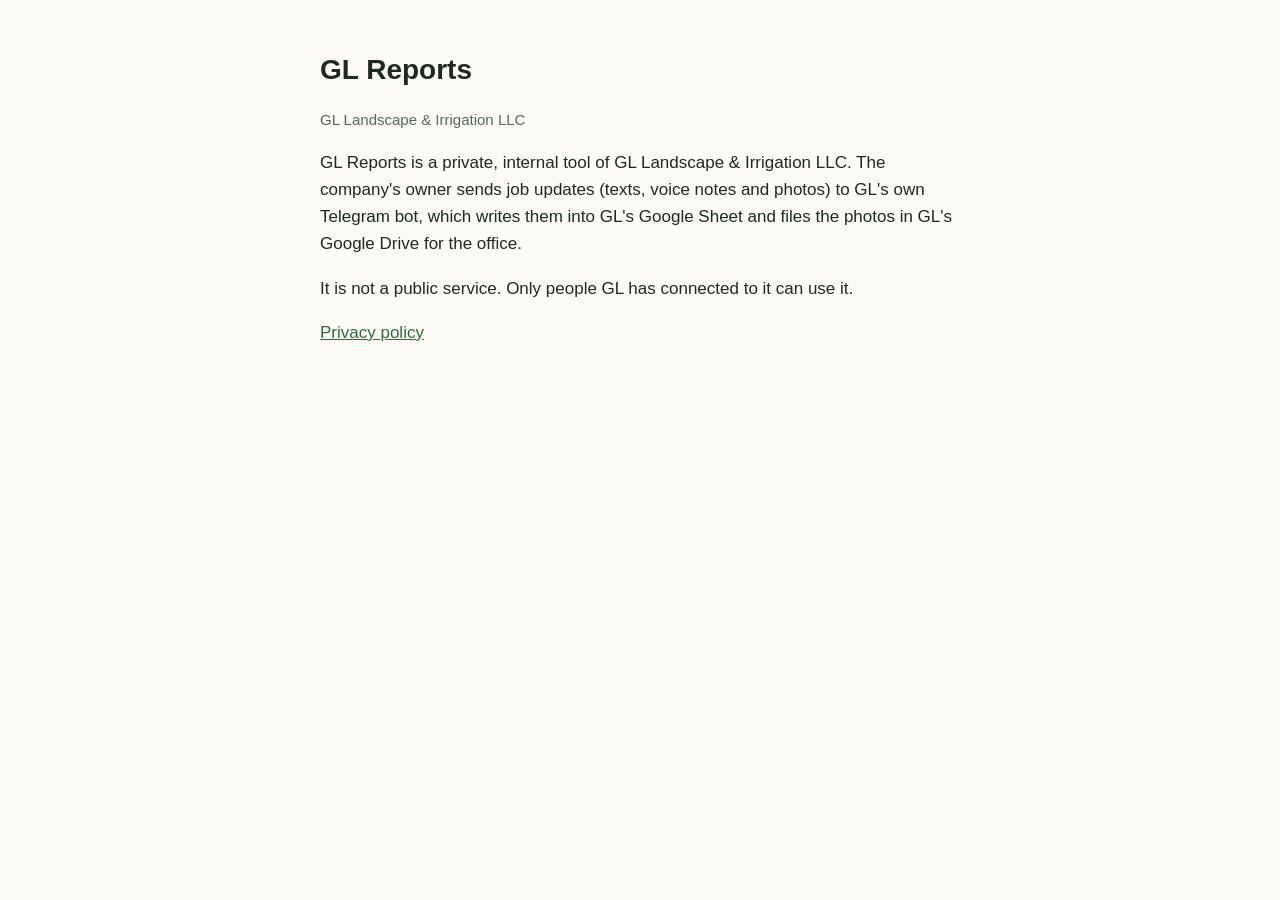
<file: index.html>
<!doctype html>
<html lang="en">
<head><meta charset="utf-8"><meta name="robots" content="noindex"><meta name="viewport" content="width=device-width, initial-scale=1"><title>GL Reports</title><link rel="stylesheet" href="style.css"></head>
<body><main>
<h1>GL Reports</h1>
<p class="muted">GL Landscape &amp; Irrigation LLC</p>
<p>GL Reports is a private, internal tool of GL Landscape &amp; Irrigation LLC. The company's owner sends job updates (texts, voice notes and photos) to GL's own Telegram bot, which writes them into GL's Google Sheet and files the photos in GL's Google Drive for the office.</p>
<p>It is not a public service. Only people GL has connected to it can use it.</p>
<p><a href="privacy.html">Privacy policy</a></p>
</main></body>
</html>
</file>
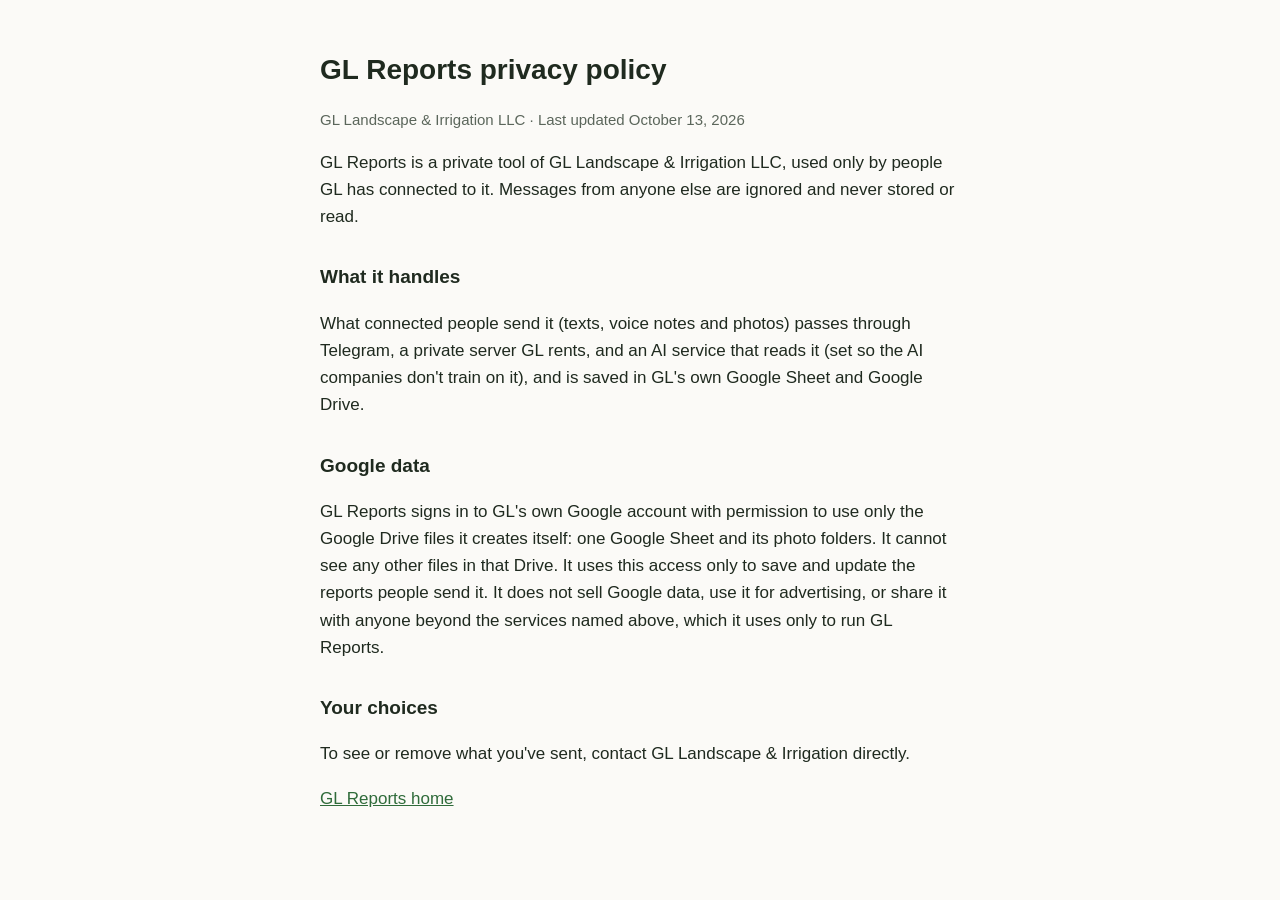
<file: privacy.html>
<!doctype html>
<html lang="en">
<head><meta charset="utf-8"><meta name="robots" content="noindex"><meta name="viewport" content="width=device-width, initial-scale=1"><title>GL Reports privacy policy</title><link rel="stylesheet" href="style.css"></head>
<body><main>
<h1>GL Reports privacy policy</h1>
<p class="muted">GL Landscape &amp; Irrigation LLC · Last updated October 13, 2026</p>
<p>GL Reports is a private tool of GL Landscape &amp; Irrigation LLC, used only by people GL has connected to it. Messages from anyone else are ignored and never stored or read.</p>
<h2>What it handles</h2>
<p>What connected people send it (texts, voice notes and photos) passes through Telegram, a private server GL rents, and an AI service that reads it (set so the AI companies don't train on it), and is saved in GL's own Google Sheet and Google Drive.</p>
<h2>Google data</h2>
<p>GL Reports signs in to GL's own Google account with permission to use only the Google Drive files it creates itself: one Google Sheet and its photo folders. It cannot see any other files in that Drive. It uses this access only to save and update the reports people send it. It does not sell Google data, use it for advertising, or share it with anyone beyond the services named above, which it uses only to run GL Reports.</p>
<h2>Your choices</h2>
<p>To see or remove what you've sent, contact GL Landscape &amp; Irrigation directly.</p>
<p><a href="index.html">GL Reports home</a></p>
</main></body>
</html>
</file>
<file: style.css>
:root { --bg: #fbfaf7; --text: #1f2a1f; --muted: #5b665b; --link: #2f6b3a; }
@media (prefers-color-scheme: dark) { :root { --bg: #151a15; --text: #e8ece6; --muted: #a9b3a7; --link: #8fc79a; } }
body { background: var(--bg); color: var(--text); font: 17px/1.6 -apple-system, BlinkMacSystemFont, "Segoe UI", Roboto, sans-serif; margin: 0; padding: 48px 16px; }
main { max-width: 640px; margin: 0 auto; }
h1 { font-size: 28px; margin: 0 0 8px; } h2 { font-size: 19px; margin-top: 32px; }
.muted { color: var(--muted); font-size: 15px; } a { color: var(--link); }
</file>
